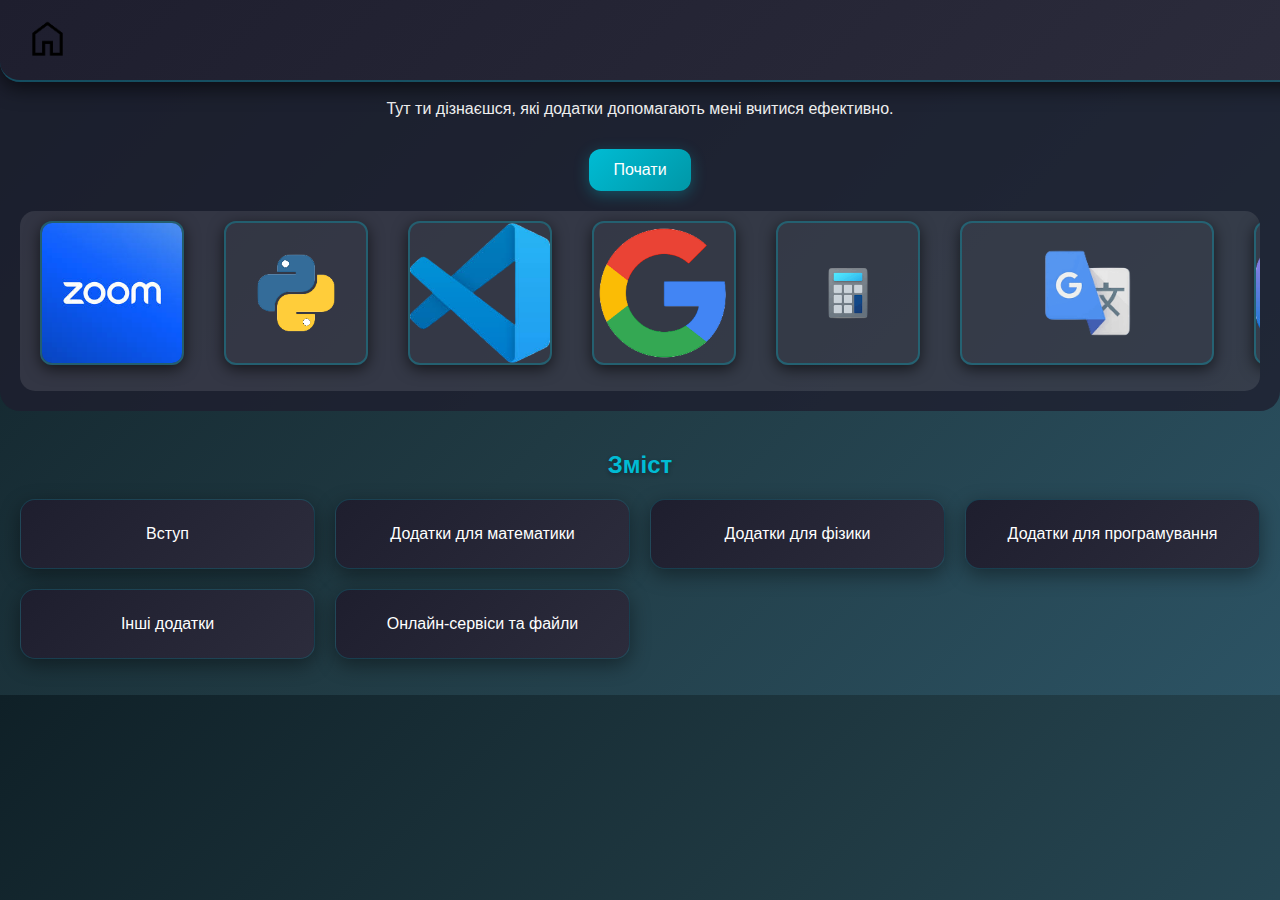
<file: index.html>
<!DOCTYPE html>
<html lang="uk">
<head>
  <meta charset="UTF-8">
  <meta name="viewport" content="width=device-width, initial-scale=1.0">
  <title>Мої навчальні додатки</title>
  <link rel="stylesheet" href="styles/style.css">
</head>
<body>
  <header class="search-header">
    <a href="../index.html" class="logo">
      <img src="images/logo.png" alt="Головна" height="40">
    </a>
  </header>

  <header>
    <h1>Ласкаво просимо у світ моїх навчальних додатків!</h1>
    <p>Тут ти дізнаєшся, які додатки допомагають мені вчитися ефективно.</p>
    <a class="btn" href="pages/2.html">Почати</a>

    <div class="slider">
      <div class="slider-track" id="image-track"></div>
    </div>
  </header>

  <section class="content">
    <h2>Зміст</h2>
    <ul id="page-list"></ul>
  </section>

  <script src="scripts/script.js"></script>
</body>
</html>
</file>
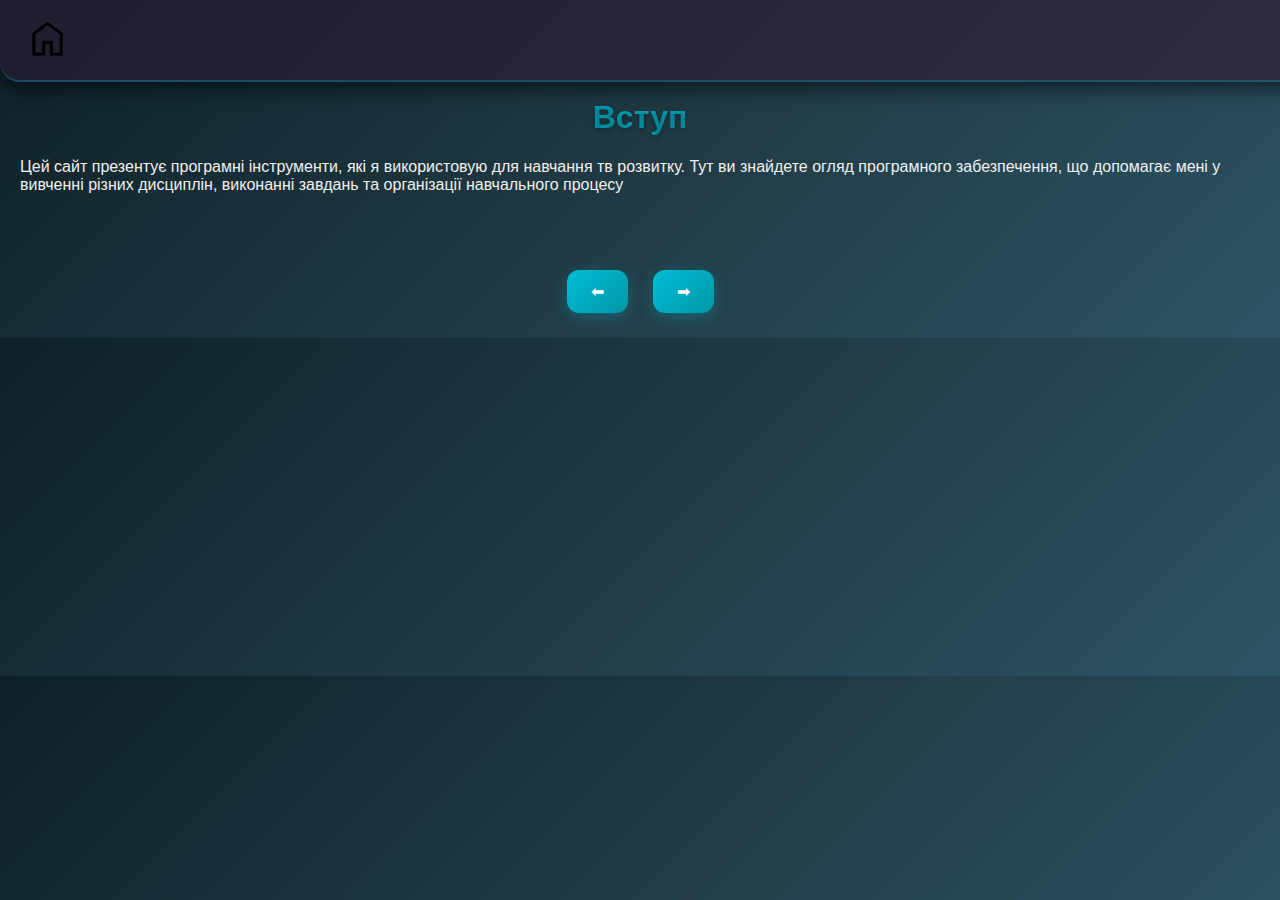
<file: pages/2.html>
<!DOCTYPE html>
<html lang="uk">
<head>
  <meta charset="UTF-8">
  <meta name="viewport" content="width=device-width, initial-scale=1.0">
  <title>Вступ</title>
  <link rel="stylesheet" href="../styles/style.css">
</head>
<body>
  <header class="search-header">
    <a href="../index.html" class="logo">
      <img src="/images/logo.png" alt="Головна" height="40">
    </a>
  </header>

  <header>
    h1>Вступ</h1>
  </header>
  <main class="content">
    <h1>Вступ</h1>
    <p>Цей сайт презентує програмні інструменти, які я використовую для навчання тв розвитку. Тут ви знайдете огляд програмного забезпечення, що допомагає мені у вивченні різних дисциплін, виконанні завдань та організації навчального процесу</p>
  </main>

  <div class="buttons">
    <a class="btn" href="../index.html">⬅</a>
    <a class="btn" href="3.html"> ➡</a>
  </div>
</body>
</html>
</file>
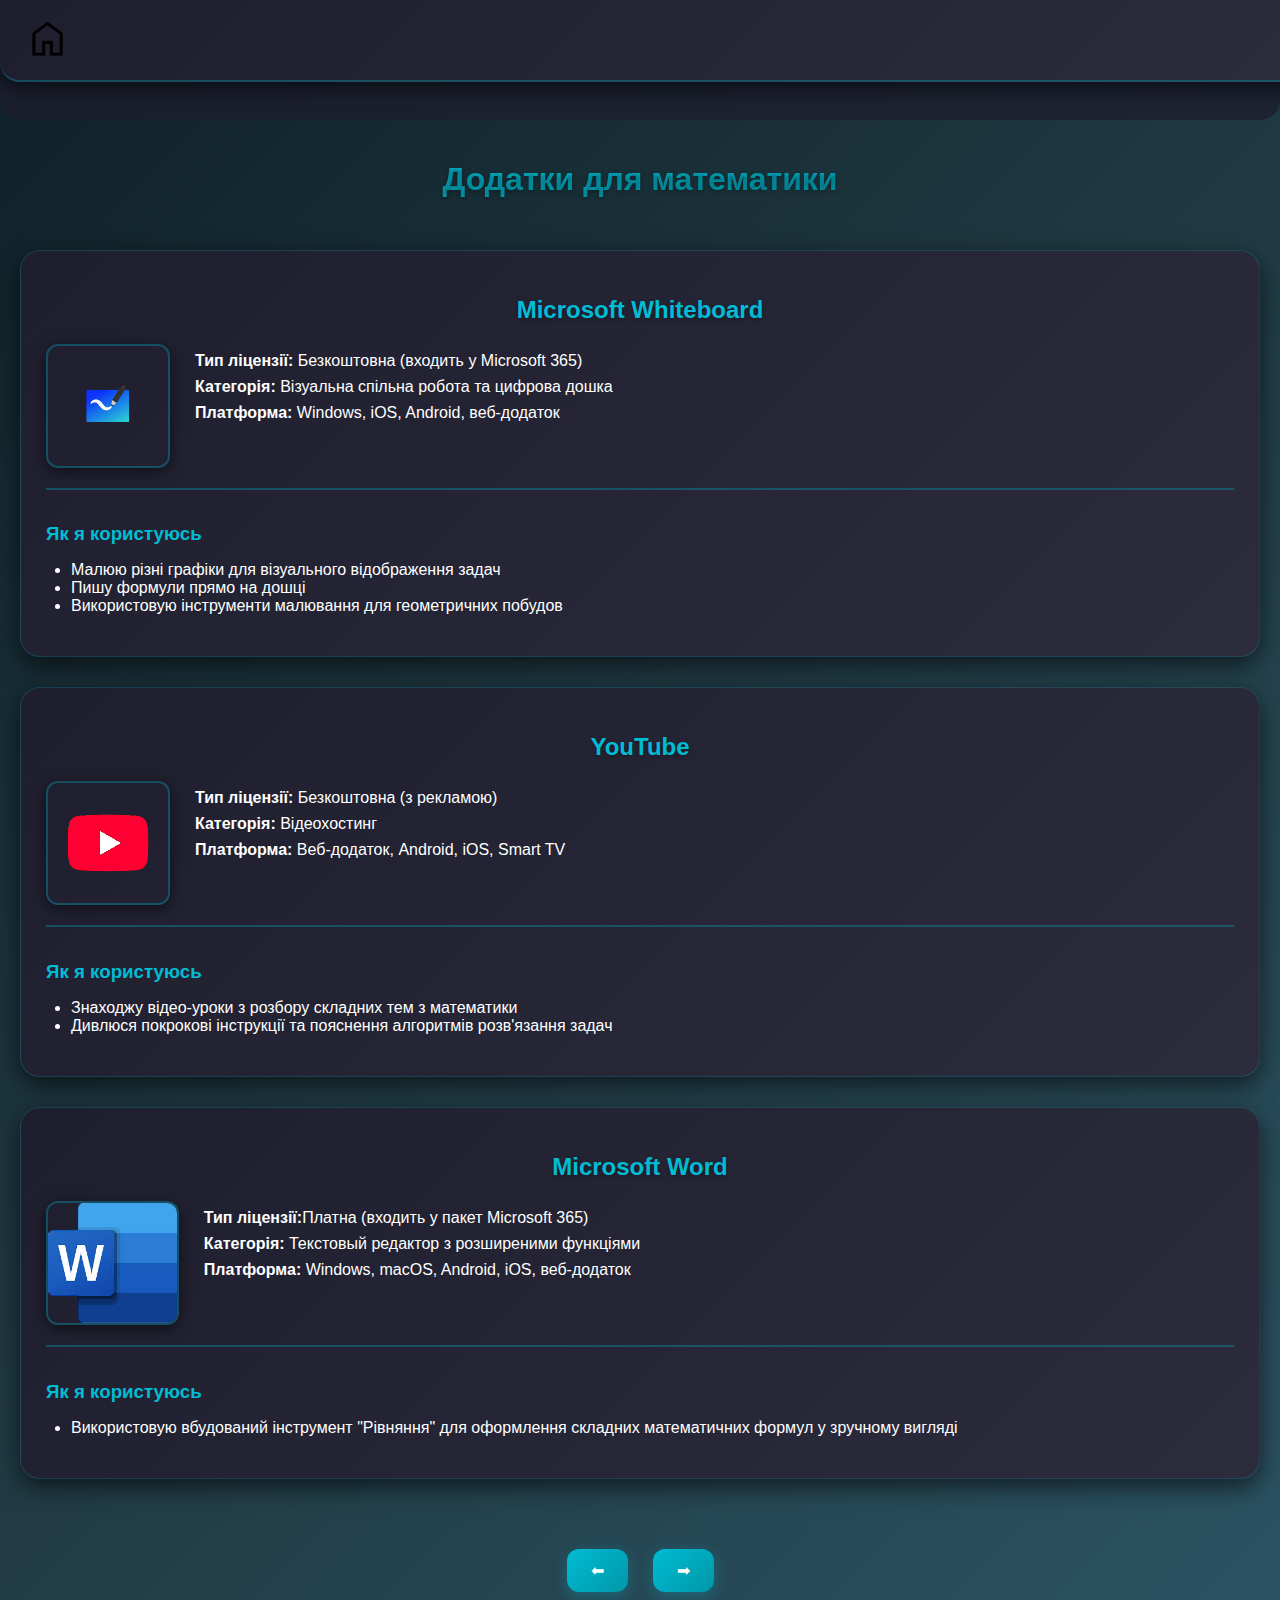
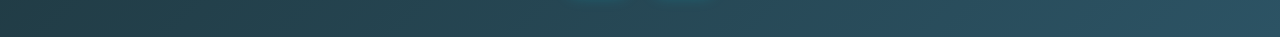
<file: pages/3.html>
<!DOCTYPE html>
<html lang="uk">
<head>
  <meta charset="UTF-8">
  <meta name="viewport" content="width=device-width, initial-scale=1.0">
  <title>Додатки для математики</title>
  <link rel="stylesheet" href="../styles/style.css">
</head>
<body>
  <header class="search-header">
    <a href="../index.html" class="logo">
      <img src="/images/logo.png" alt="Головна" height="40">
    </a>
  </header>

  <header>
    <h1>Додатки для математики</h1>
  </header>

  <main class="apps-container">
    <h1>Додатки для математики</h1>
    <div class="app-card">
      <h2>Microsoft Whiteboard</h2>
      <div class="app-content">
        <img src="../images/app11.png" alt="Microsoft Whiteboard">
        <div class="app-info">
          <p><strong>Тип ліцензії:</strong> Безкоштовна (входить у Microsoft 365)</p>
          <p><strong>Категорія:</strong> Візуальна спільна робота та цифрова дошка</p>
          <p><strong>Платформа:</strong> Windows, iOS, Android, веб-додаток</p>
        </div>
      </div>
      <div class="app-usage">
        <h3>Як я користуюсь</h3>
        <ul>
          <li>Малюю різні графіки для візуального відображення задач</li>
          <li>Пишу формули прямо на дошці</li>
          <li>Використовую інструменти малювання для геометричних побудов</li>
        </ul>
      </div>
    </div>

    <div class="app-card">
      <h2>YouTube</h2>
      <div class="app-content">
        <img src="../images/app9.png" alt="YouTube">
        <div class="app-info">
          <p><strong>Тип ліцензії:</strong> Безкоштовна (з рекламою)</p>
          <p><strong>Категорія:</strong> Відеохостинг</p>
          <p><strong>Платформа:</strong> Веб-додаток, Android, iOS, Smart TV</p>
        </div>
      </div>
      <div class="app-usage">
        <h3>Як я користуюсь</h3>
        <ul>
          <li>Знаходжу відео-уроки з розбору складних тем з математики</li>
          <li>Дивлюся покрокові інструкції та пояснення алгоритмів розв'язання задач</li>
        </ul>
      </div>
    </div>

    <div class="app-card">
      <h2>Microsoft Word</h2>
      <div class="app-content">
        <img src="../images/app12.png" alt="Microsoft Word">
        <div class="app-info">
          <p><strong>Тип ліцензії:</strong>Платна (входить у пакет Microsoft 365)</p>
          <p><strong>Категорія:</strong> Текстовый редактор з розширеними функціями</p>
          <p><strong>Платформа:</strong> Windows, macOS, Android, iOS, веб-додаток</p>
        </div>
      </div>
      <div class="app-usage">
        <h3>Як я користуюсь</h3>
        <ul>
          <li>Використовую вбудований інструмент "Рівняння" для оформлення складних математичних формул у зручному вигляді</li>
      </div>
    </div>


    <div class="buttons">
        <a class="btn" href="2.html">⬅</a>
        <a class="btn" href="4.html">➡</a>
    </div>

  </main>

</body>
</html>
</file>
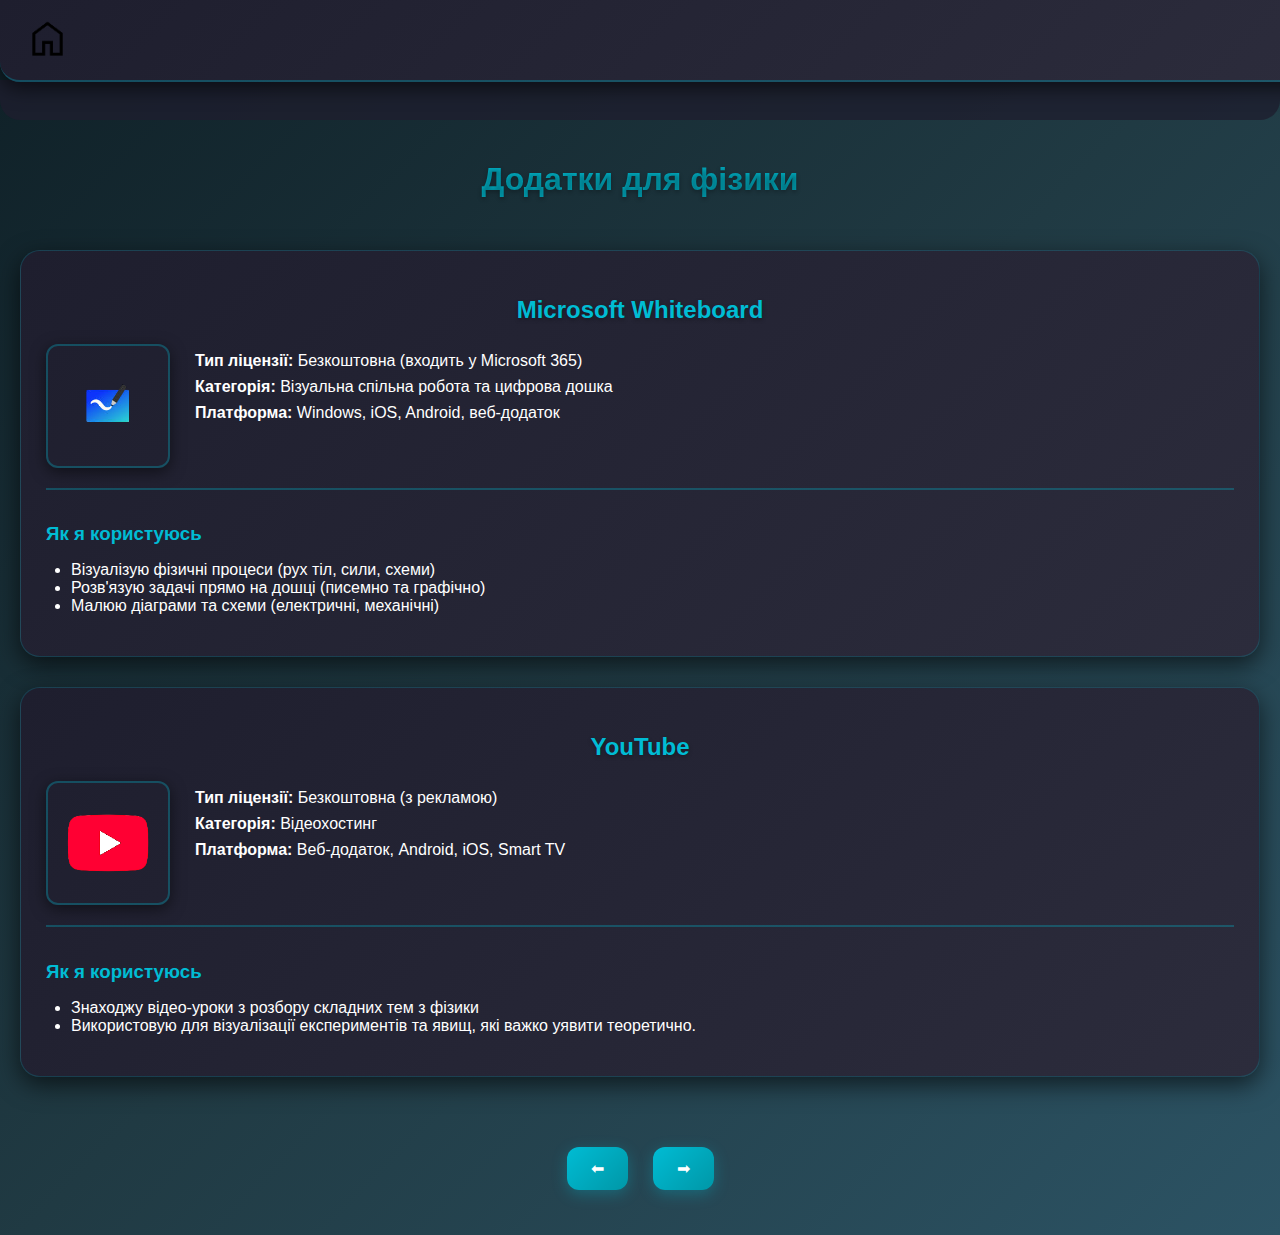
<file: pages/4.html>
<!DOCTYPE html>
<html lang="uk">
<head>
  <meta charset="UTF-8">
  <meta name="viewport" content="width=device-width, initial-scale=1.0">
  <title>Додатки для фізики</title>
  <link rel="stylesheet" href="../styles/style.css">
</head>
<body>
  <header class="search-header">
    <a href="../index.html" class="logo">
      <img src="/images/logo.png" alt="Головна" height="40">
    </a>
  </header>
    <h1>Додатки для фізики</h1>
  <header>
    
  </header>

  <main class="apps-container">
    <h1>Додатки для фізики</h1>
    <div class="app-card">
      <h2>Microsoft Whiteboard</h2>
      <div class="app-content">
        <img src="../images/app11.png" alt="Microsoft Whiteboard">
        <div class="app-info">
          <p><strong>Тип ліцензії:</strong> Безкоштовна (входить у Microsoft 365)</p>
          <p><strong>Категорія:</strong> Візуальна спільна робота та цифрова дошка</p>
          <p><strong>Платформа:</strong> Windows, iOS, Android, веб-додаток</p>
        </div>
      </div>
      <div class="app-usage">
        <h3>Як я користуюсь</h3>
        <ul>
          <li>Візуалізую фізичні процеси (рух тіл, сили, схеми)</li>
          <li>Розв'язую задачі прямо на дошці (писемно та графічно)</li>
          <li>Малюю діаграми та схеми (електричні, механічні)</li>
        </ul>
      </div>
    </div>

    <div class="app-card">
      <h2>YouTube</h2>
      <div class="app-content">
        <img src="../images/app9.png" alt="YouTube">
        <div class="app-info">
          <p><strong>Тип ліцензії:</strong> Безкоштовна (з рекламою)</p>
          <p><strong>Категорія:</strong> Відеохостинг</p>
          <p><strong>Платформа:</strong> Веб-додаток, Android, iOS, Smart TV</p>
        </div>
      </div>
      <div class="app-usage">
        <h3>Як я користуюсь</h3>
        <ul>
          <li>Знаходжу відео-уроки з розбору складних тем з фізики</li>
          <li>Використовую для візуалізації експериментів та явищ, які важко уявити теоретично.</li>
        </ul>
      </div>
    </div>


    <div class="buttons">
        <a class="btn" href="3.html">⬅</a>
        <a class="btn" href="5.html">➡</a>
    </div>

  </main>
</body>
</html>
</file>
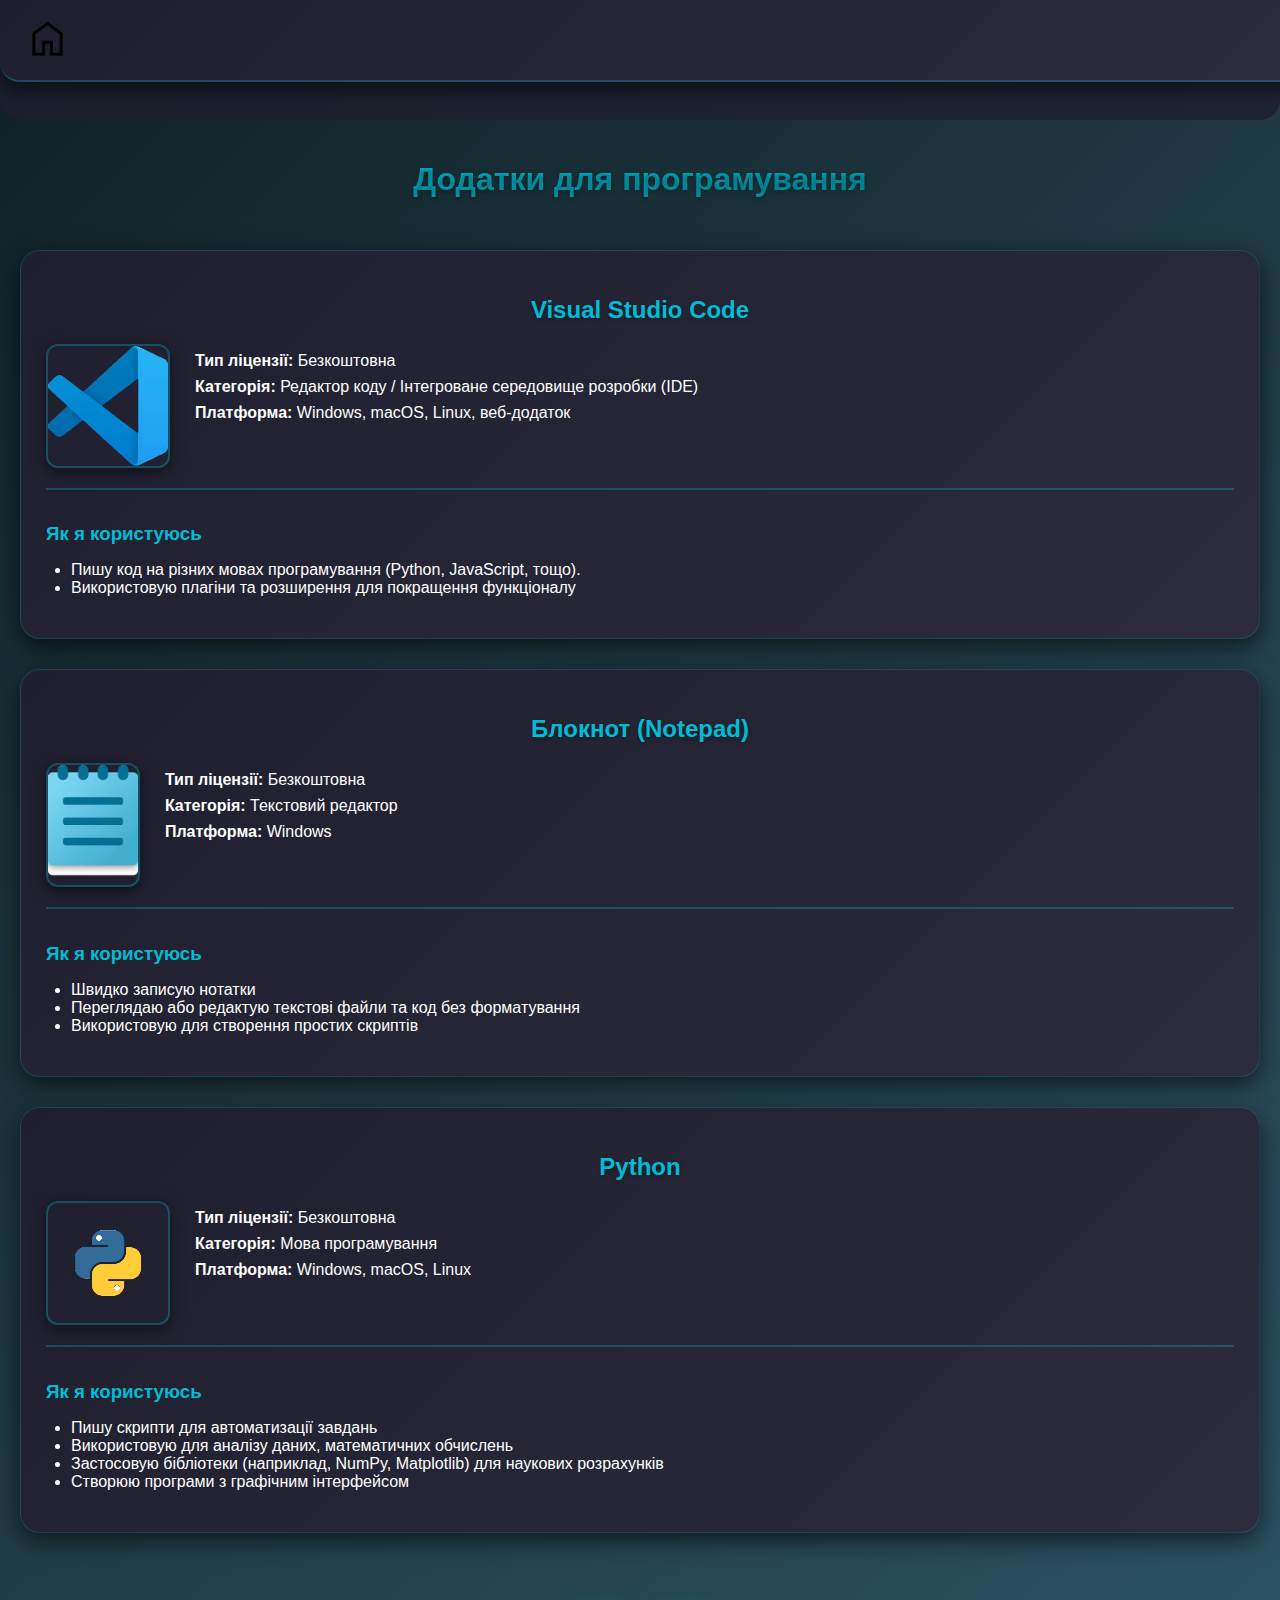
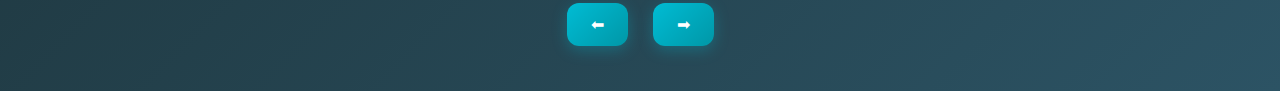
<file: pages/5.html>
<!DOCTYPE html>
<html lang="uk">
<head>
  <meta charset="UTF-8">
  <meta name="viewport" content="width=device-width, initial-scale=1.0">
  <title>Додатки для програмування</title>
  <link rel="stylesheet" href="../styles/style.css">
</head>
<body>
  <header class="search-header">
    <a href="../index.html" class="logo">
      <img src="/images/logo.png" alt="Головна" height="40">
    </a>
  </header>

  <header>
    <h1>Додатки для програмування</h1>
  </header>

  <main class="apps-container">
    <h1>Додатки для програмування</h1>
    <div class="app-card">
      <h2>Visual Studio Code</h2>
      <div class="app-content">
        <img src="../images/app3.png" alt="Visual Studio Code">
        <div class="app-info">
          <p><strong>Тип ліцензії:</strong> Безкоштовна</p>
          <p><strong>Категорія:</strong> Редактор коду / Інтегроване середовище розробки (IDE)</p>
          <p><strong>Платформа:</strong> Windows, macOS, Linux, веб-додаток</p>
        </div>
      </div>
      <div class="app-usage">
        <h3>Як я користуюсь</h3>
        <ul>
          <li>Пишу код на різних мовах програмування (Python, JavaScript, тощо).</li>
          <li>Використовую плагіни та розширення для покращення функціоналу</li>
        </ul>
      </div>
    </div>

    <div class="app-card">
      <h2>Блокнот (Notepad)</h2>
      <div class="app-content">
        <img src="../images/app15.png" alt="Notepad">
        <div class="app-info">
          <p><strong>Тип ліцензії:</strong> Безкоштовна</p>
          <p><strong>Категорія:</strong> Текстовий редактор</p>
          <p><strong>Платформа:</strong> Windows</p>
        </div>
      </div>
      <div class="app-usage">
        <h3>Як я користуюсь</h3>
        <ul>
          <li>Швидко записую нотатки</li>
          <li>Переглядаю або редактую текстові файли та код без форматування</li>
          <li>Використовую для створення простих скриптів</li>
        </ul>
      </div>
    </div>

    <div class="app-card">
      <h2>Python</h2>
      <div class="app-content">
        <img src="../images/app2.png" alt="Python">
        <div class="app-info">
          <p><strong>Тип ліцензії:</strong> Безкоштовна</p>
          <p><strong>Категорія:</strong> Мова програмування</p>
          <p><strong>Платформа:</strong> Windows, macOS, Linux</p>
        </div>
      </div>
      <div class="app-usage">
        <h3>Як я користуюсь</h3>
        <ul>
          <li>Пишу скрипти для автоматизації завдань</li>
          <li>Використовую для аналізу даних, математичних обчислень</li>
          <li>Застосовую бібліотеки (наприклад, NumPy, Matplotlib) для наукових розрахунків</li>
          <li>Створюю програми з графічним інтерфейсом </li>
        </ul>
      </div>
    </div>


    <div class="buttons">
        <a class="btn" href="4.html">⬅</a>
        <a class="btn" href="6.html">➡</a>
    </div>

  </main>
</body>
</html>
</file>
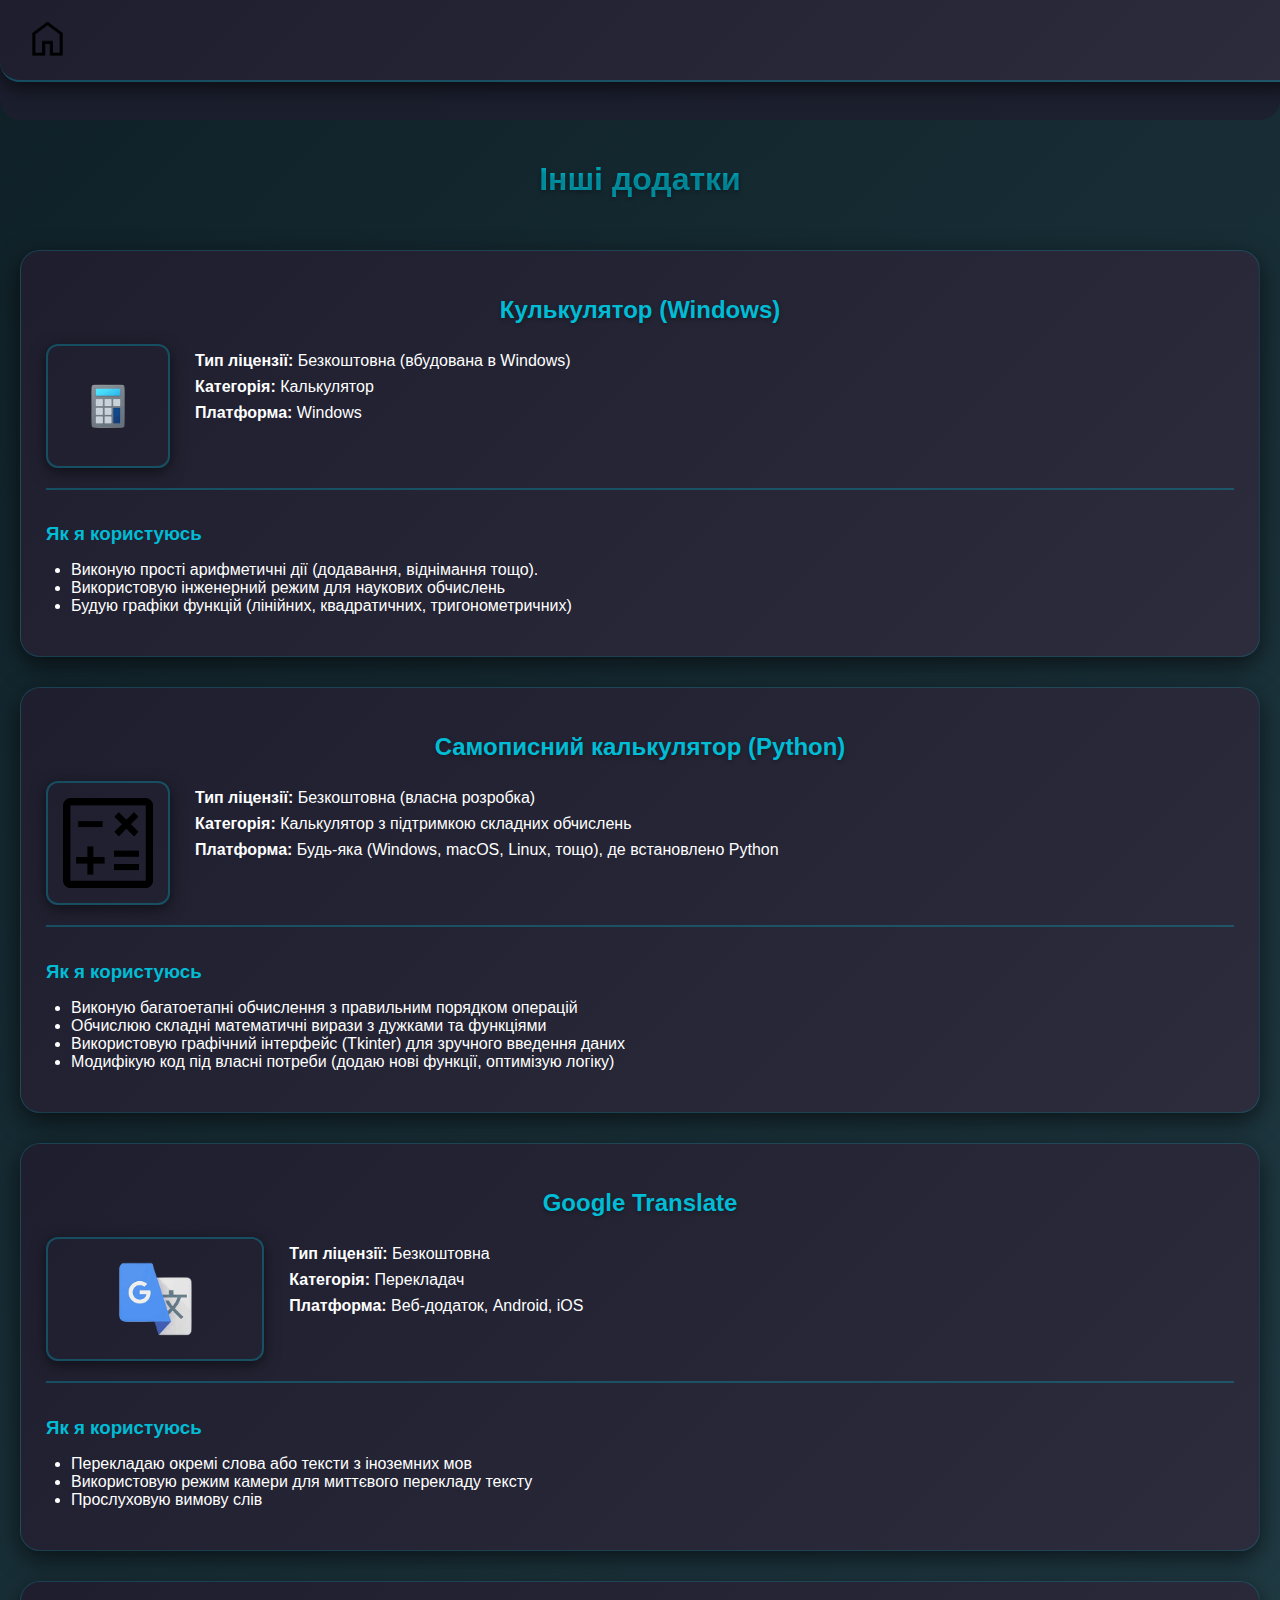
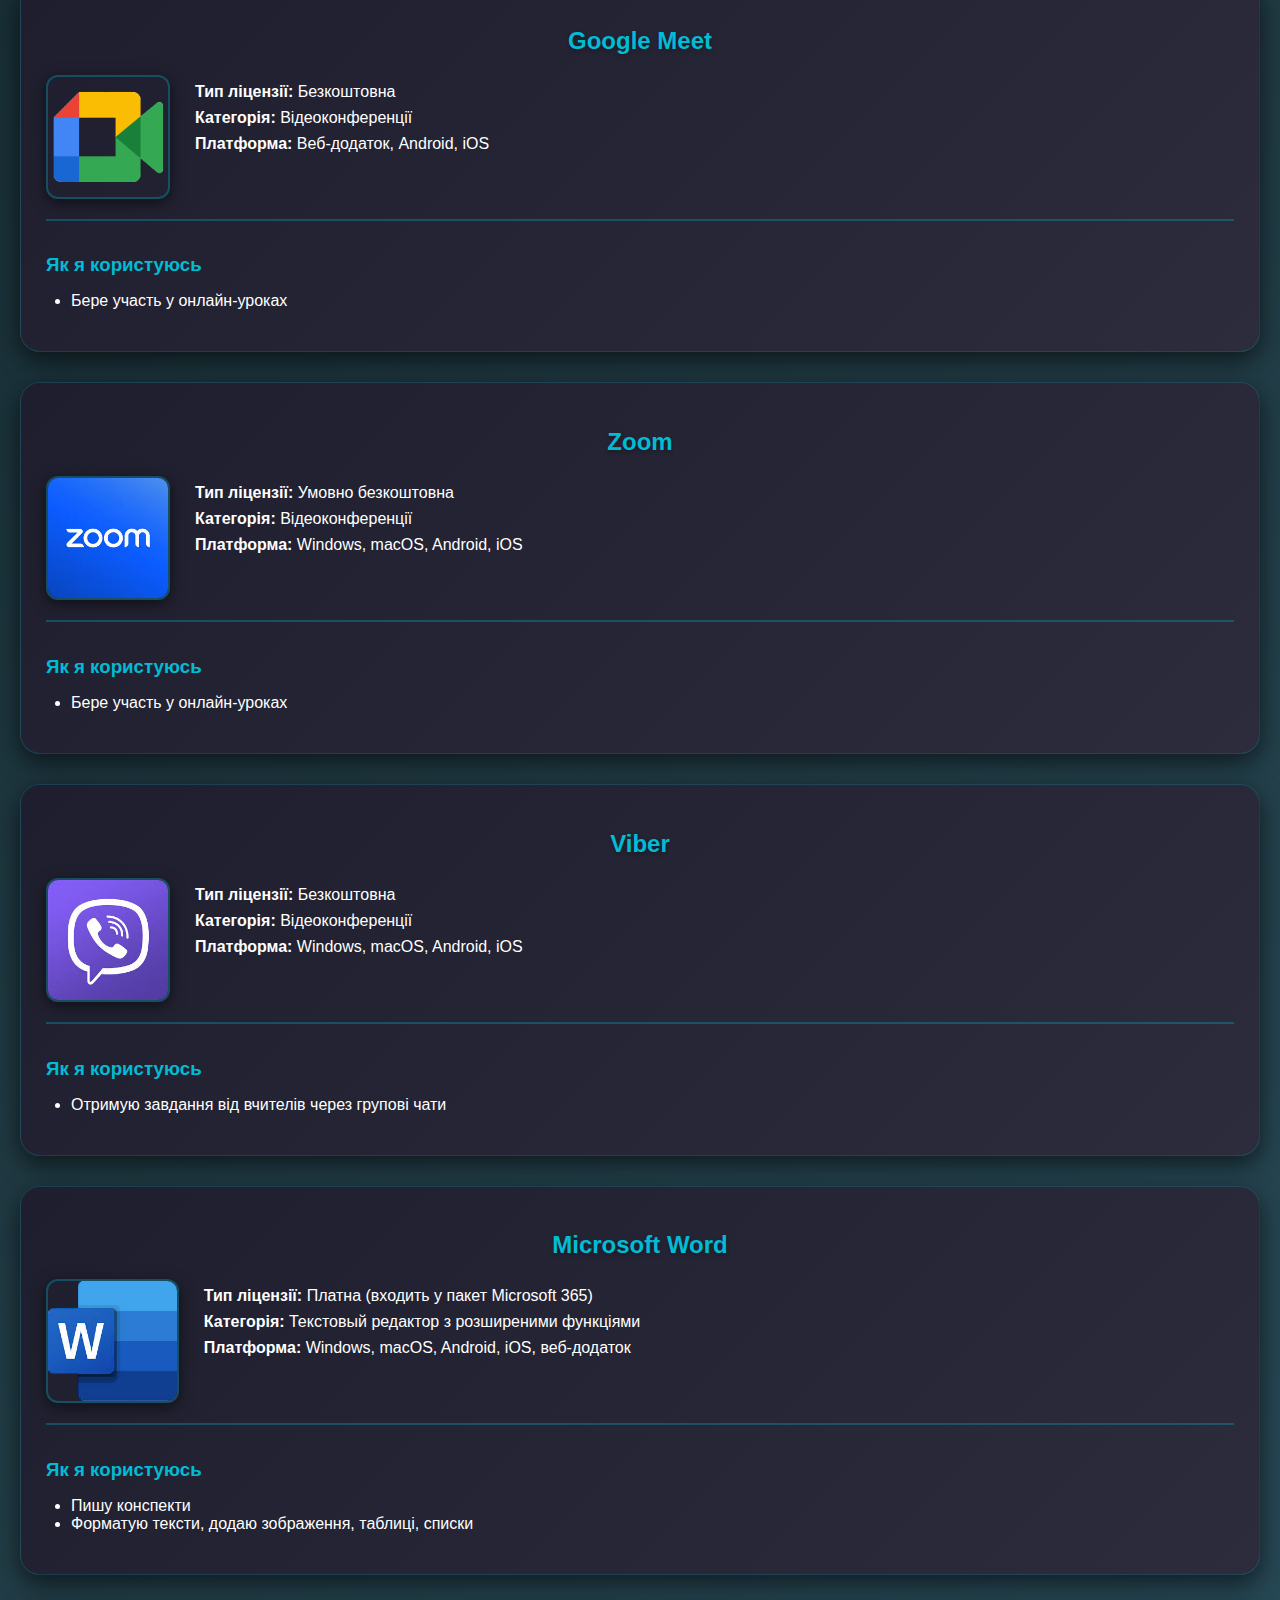
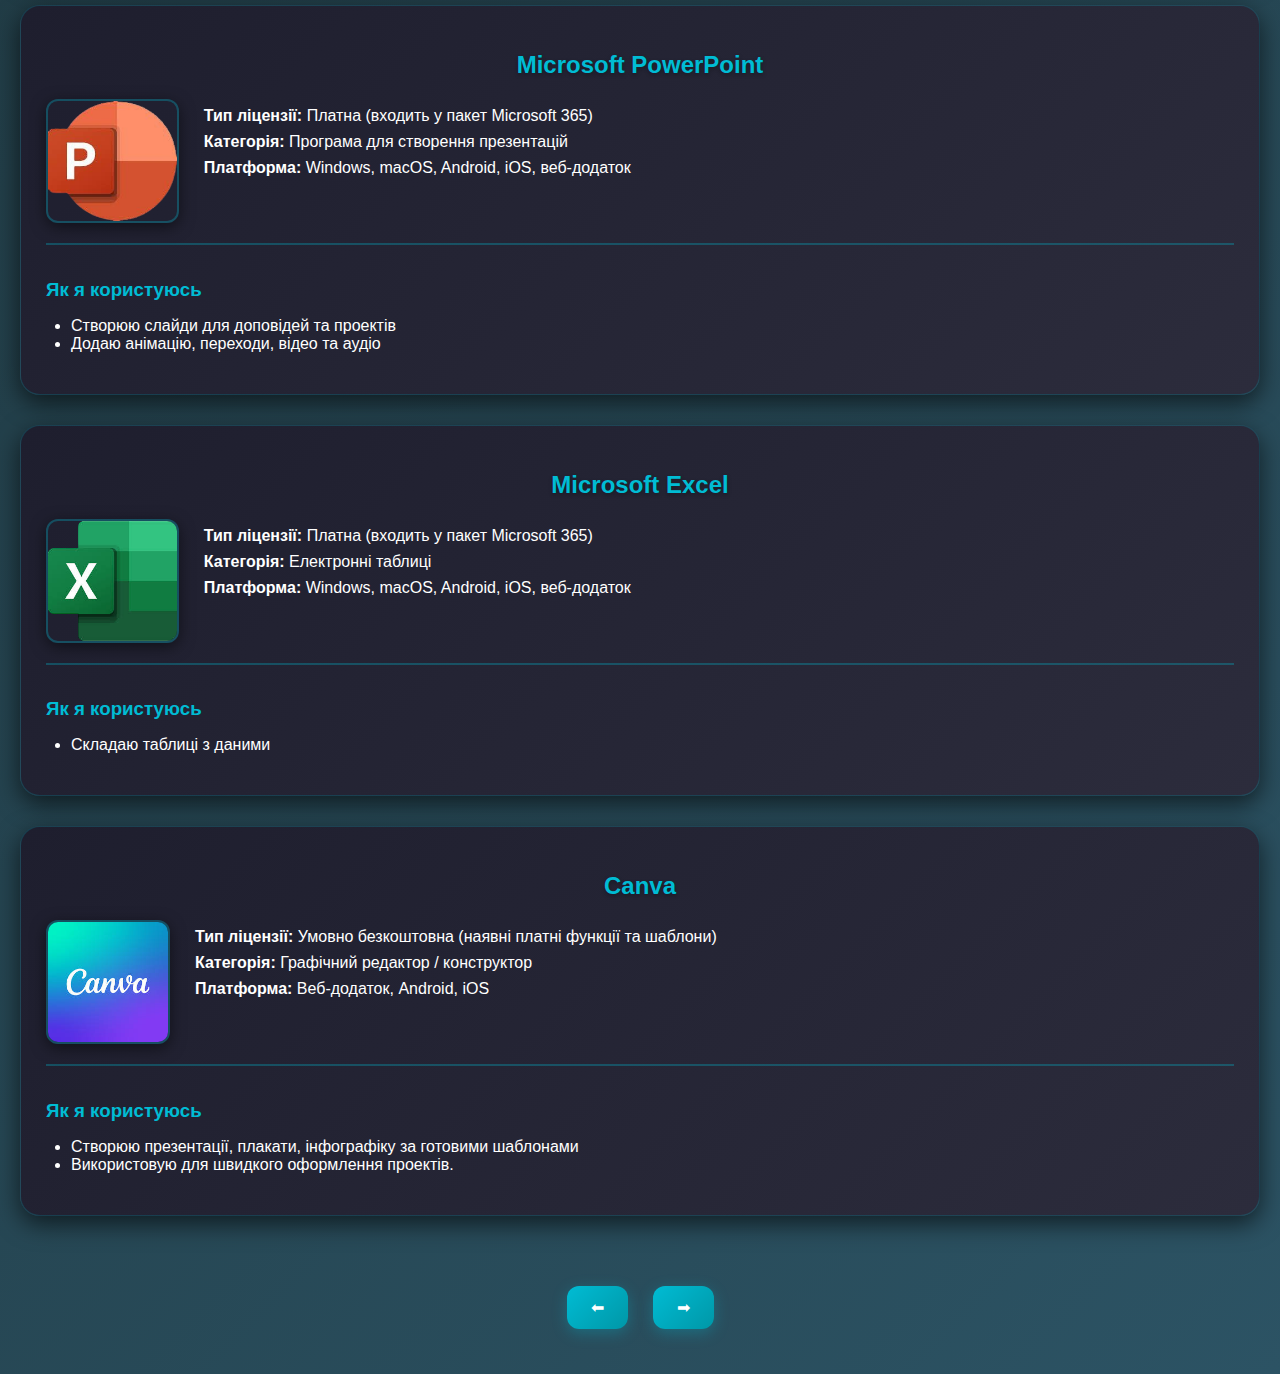
<file: pages/6.html>
<!DOCTYPE html>
<html lang="uk">
<head>
  <meta charset="UTF-8">
  <meta name="viewport" content="width=device-width, initial-scale=1.0">
  <title>Інші додатки</title>
  <link rel="stylesheet" href="../styles/style.css">
</head>
<body>
  <header class="search-header">
    <a href="../index.html" class="logo">
      <img src="/images/logo.png" alt="Головна" height="40">
    </a>
  </header>

  <header>
    <h1>Інші додатки</h1>
  </header>

  <main class="apps-container">
    <h1>Інші додатки</h1>
    <div class="app-card">
      <h2>Кулькулятор (Windows)</h2>
      <div class="app-content">
        <img src="../images/app5.png" alt="Кулькулятор (Windows)">
        <div class="app-info">
          <p><strong>Тип ліцензії:</strong> Безкоштовна (вбудована в Windows)</p>
          <p><strong>Категорія:</strong> Калькулятор</p>
          <p><strong>Платформа:</strong> Windows</p>
        </div>
      </div>
      <div class="app-usage">
        <h3>Як я користуюсь</h3>
        <ul>
          <li>Виконую прості арифметичні дії (додавання, віднімання тощо).</li>
          <li>Використовую інженерний режим для наукових обчислень</li>
          <li>Будую графіки функцій (лінійних, квадратичних, тригонометричних)</li>
        </ul>
      </div>
    </div>

    <div class="app-card">
      <h2>Самописний калькулятор (Python)</h2>
      <div class="app-content">
        <img src="../images/app16.png" alt="Самописний калькулятор (Python)">
        <div class="app-info">
          <p><strong>Тип ліцензії:</strong> Безкоштовна (власна розробка)</p>
          <p><strong>Категорія:</strong> Калькулятор з підтримкою складних обчислень</p>
          <p><strong>Платформа:</strong> Будь-яка (Windows, macOS, Linux, тощо), де встановлено Python</p>
        </div>
      </div>
      <div class="app-usage">
        <h3>Як я користуюсь</h3>
        <ul>
          <li>Виконую багатоетапні обчислення з правильним порядком операцій</li>
          <li>Обчислюю складні математичні вирази з дужками та функціями</li>
          <li>Використовую графічний інтерфейс (Tkinter) для зручного введення даних</li>
          <li>Модифікую код під власні потреби (додаю нові функції, оптимізую логіку)</li>
        </ul>
      </div>
    </div>

    <div class="app-card">
      <h2>Google Translate</h2>
      <div class="app-content">
        <img src="../images/app6.png" alt="Google Translate">
        <div class="app-info">
          <p><strong>Тип ліцензії:</strong> Безкоштовна</p>
          <p><strong>Категорія:</strong> Перекладач</p>
          <p><strong>Платформа:</strong> Веб-додаток, Android, iOS</p>
        </div>
      </div>
      <div class="app-usage">
        <h3>Як я користуюсь</h3>
        <ul>
          <li>Перекладаю окремі слова або тексти з іноземних мов</li>
          <li>Використовую режим камери для миттєвого перекладу тексту</li>
          <li>Прослуховую вимову слів</li>
        </ul>
      </div>
    </div>

    <div class="app-card">
      <h2>Google Meet</h2>
      <div class="app-content">
        <img src="../images/app8.png" alt="Google Meet">
        <div class="app-info">
          <p><strong>Тип ліцензії:</strong> Безкоштовна</p>
          <p><strong>Категорія:</strong> Відеоконференції</p>
          <p><strong>Платформа:</strong> Веб-додаток, Android, iOS</p>
        </div>
      </div>
      <div class="app-usage">
        <h3>Як я користуюсь</h3>
        <ul>
          <li>Бере участь у онлайн-уроках</li>
        </ul>
      </div>
    </div>

    <div class="app-card">
      <h2>Zoom</h2>
      <div class="app-content">
        <img src="../images/app1.png" alt="Zoom">
        <div class="app-info">
          <p><strong>Тип ліцензії:</strong> Умовно безкоштовна</p>
          <p><strong>Категорія:</strong> Відеоконференції</p>
          <p><strong>Платформа:</strong> Windows, macOS, Android, iOS</p>
        </div>
      </div>
      <div class="app-usage">
        <h3>Як я користуюсь</h3>
        <ul>
          <li>Бере участь у онлайн-уроках</li>
        </ul>
      </div>
    </div>

    <div class="app-card">
      <h2>Viber</h2>
      <div class="app-content">
        <img src="../images/app17.png" alt="Viber">
        <div class="app-info">
          <p><strong>Тип ліцензії:</strong> Безкоштовна</p>
          <p><strong>Категорія:</strong> Відеоконференції</p>
          <p><strong>Платформа:</strong> Windows, macOS, Android, iOS</p>
        </div>
      </div>
      <div class="app-usage">
        <h3>Як я користуюсь</h3>
        <ul>
          <li>Отримую завдання від вчителів через групові чати</li>
        </ul>
      </div>
    </div>

    <div class="app-card">
      <h2>Microsoft Word</h2>
      <div class="app-content">
        <img src="../images/app12.png" alt="Microsoft Word">
        <div class="app-info">
          <p><strong>Тип ліцензії:</strong> Платна (входить у пакет Microsoft 365)</p>
          <p><strong>Категорія:</strong> Текстовый редактор з розширеними функціями</p>
          <p><strong>Платформа:</strong> Windows, macOS, Android, iOS, веб-додаток</p>
        </div>
      </div>
      <div class="app-usage">
        <h3>Як я користуюсь</h3>
        <ul>
          <li>Пишу конспекти</li>
          <li>Форматую тексти, додаю зображення, таблиці, списки</li>
        </ul>
      </div>
    </div>

    <div class="app-card">
      <h2>Microsoft PowerPoint</h2>
      <div class="app-content">
        <img src="../images/app14.png" alt="Microsoft PowerPoint">
        <div class="app-info">
          <p><strong>Тип ліцензії:</strong> Платна (входить у пакет Microsoft 365)</p>
          <p><strong>Категорія:</strong> Програма для створення презентацій</p>
          <p><strong>Платформа:</strong> Windows, macOS, Android, iOS, веб-додаток</p>
        </div>
      </div>
      <div class="app-usage">
        <h3>Як я користуюсь</h3>
        <ul>
          <li>Створюю слайди для доповідей та проектів</li>
          <li>Додаю анімацію, переходи, відео та аудіо</li>
        </ul>
      </div>
    </div>

    <div class="app-card">
      <h2>Microsoft Excel</h2>
      <div class="app-content">
        <img src="../images/app13.png" alt="Microsoft Excel">
        <div class="app-info">
          <p><strong>Тип ліцензії:</strong> Платна (входить у пакет Microsoft 365)</p>
          <p><strong>Категорія:</strong> Електронні таблиці</p>
          <p><strong>Платформа:</strong> Windows, macOS, Android, iOS, веб-додаток</p>
        </div>
      </div>
      <div class="app-usage">
        <h3>Як я користуюсь</h3>
        <ul>
          <li>Складаю таблиці з даними</li>
        </ul>
      </div>
    </div>

    <div class="app-card">
      <h2>Canva</h2>
      <div class="app-content">
        <img src="../images/app10.png" alt="Canva">
        <div class="app-info">
          <p><strong>Тип ліцензії:</strong> Умовно безкоштовна (наявні платні функції та шаблони)</p>
          <p><strong>Категорія:</strong> Графічний редактор / конструктор</p>
          <p><strong>Платформа:</strong> Веб-додаток, Android, iOS</p>
        </div>
      </div>
      <div class="app-usage">
        <h3>Як я користуюсь</h3>
        <ul>
          <li>Створюю презентації, плакати, інфографіку за готовими шаблонами</li>
          <li>Використовую для швидкого оформлення проектів.</li>
        </ul>
      </div>
    </div>

    <div class="buttons">
        <a class="btn" href="5.html">⬅</a>
        <a class="btn" href="7.html">➡</a>
    </div>

  </main>
</body>

</html>
</file>
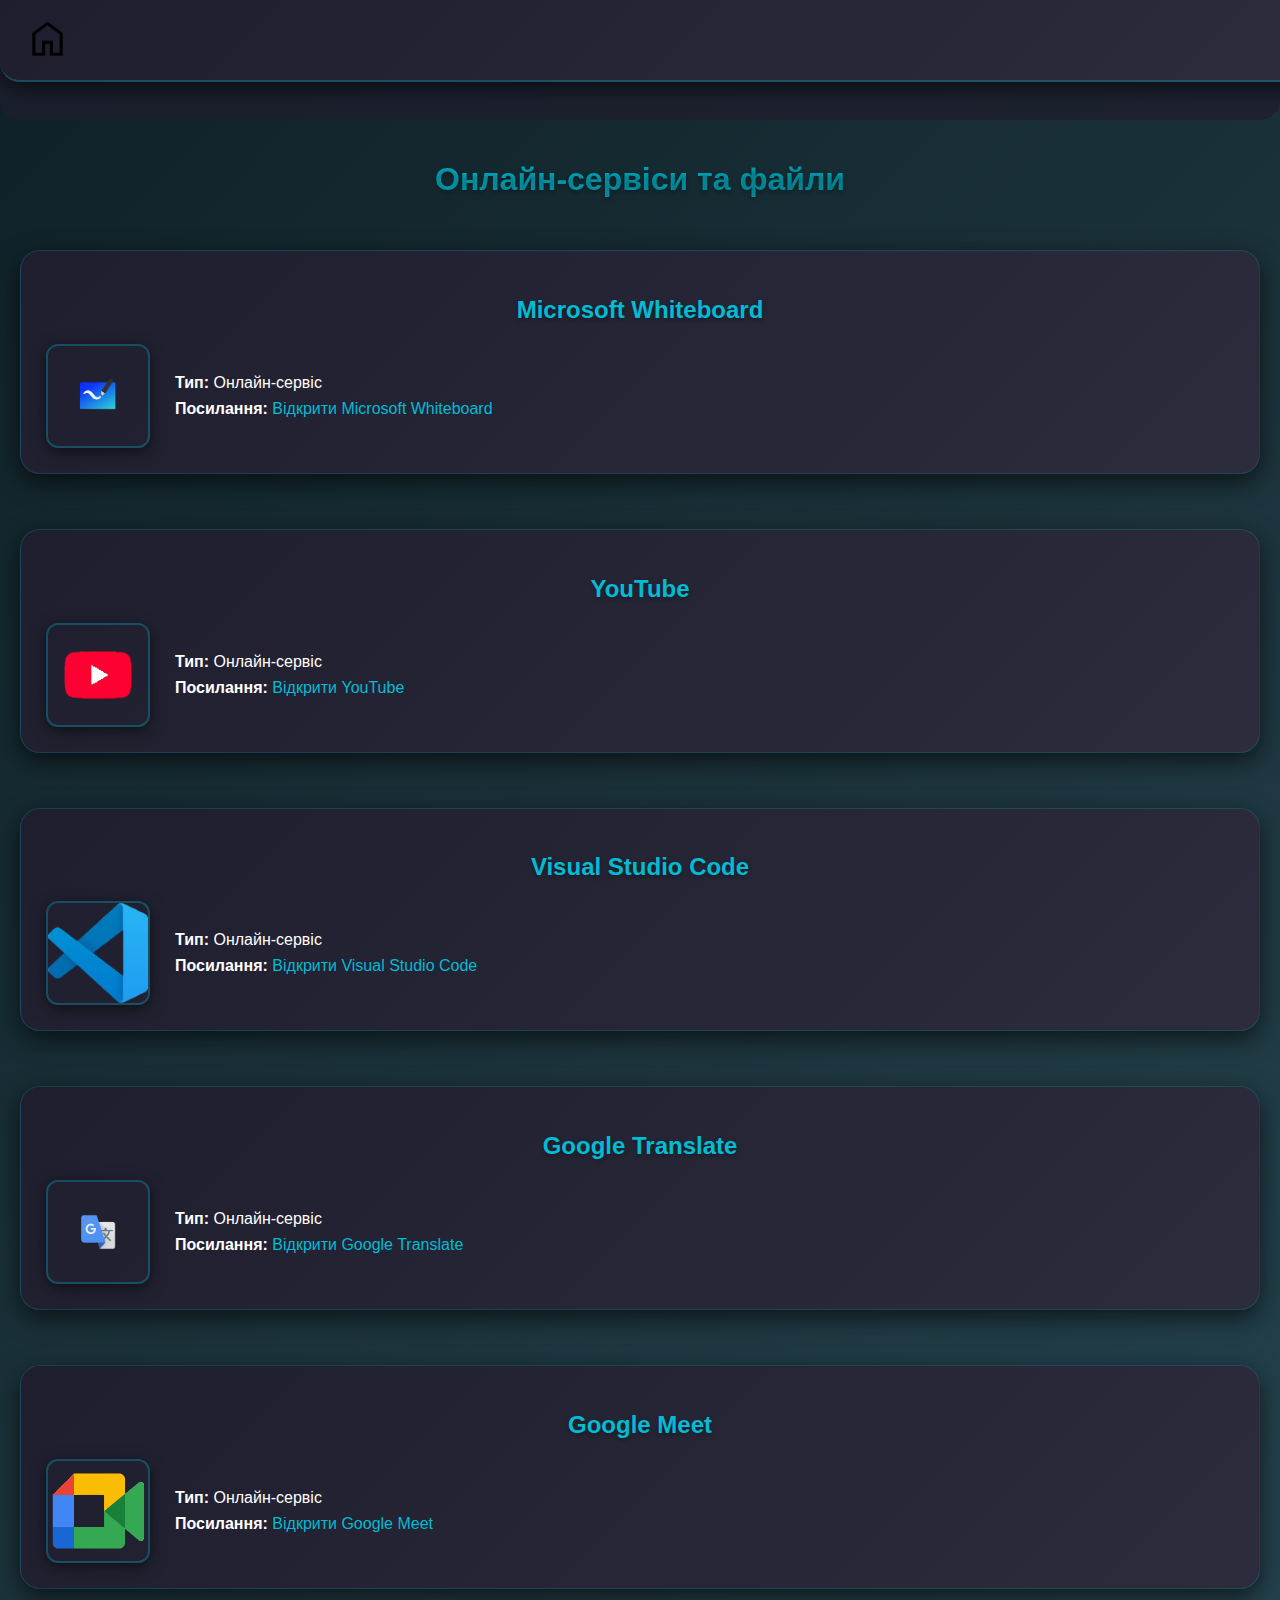
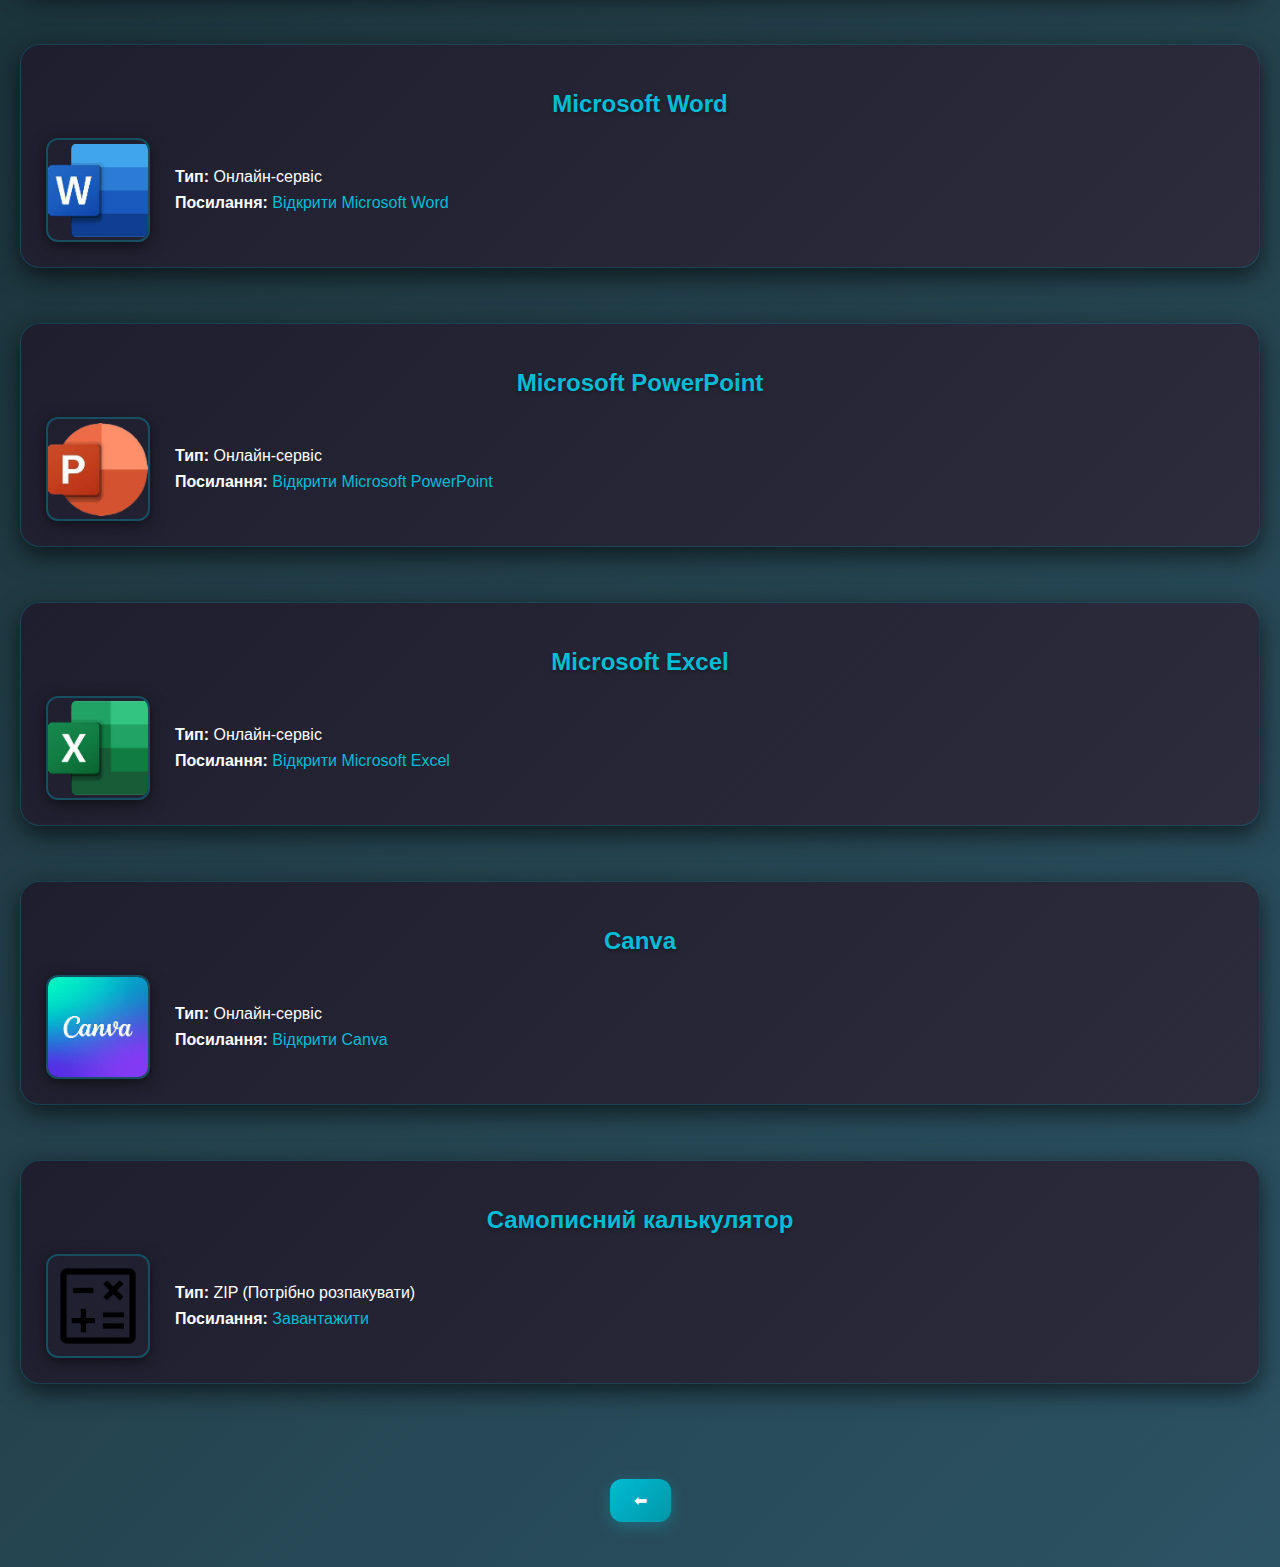
<file: pages/7.html>
<!DOCTYPE html>
<html lang="uk">
<head>
  <meta charset="UTF-8">
  <meta name="viewport" content="width=device-width, initial-scale=1.0">
  <title>Онлайн-сервіси та файли</title>
  <link rel="stylesheet" href="../styles/style.css">
</head>
<body>
  <header class="search-header">
    <a href="../index.html" class="logo">
      <img src="/images/logo.png" alt="Головна" height="40">
    </a>
  </header>

  <header>
    <h1>Онлайн-сервіси та файли</h1>
  </header>

  <main class="apps-container">
    <h1>Онлайн-сервіси та файли</h1>
    <div class="file-card">
      <h2>Microsoft Whiteboard</h2>
      <div class="file-content">
        <img src="../images/app11.png" alt="Microsoft Whiteboard">
        <div class="file-info">
          <p><strong>Тип:</strong> Онлайн-сервіс</p>
          <p><strong>Посилання:</strong> <a href="https://whiteboard.cloud.microsoft/" target="_blank">Відкрити Microsoft Whiteboard</a></p>
        </div>
      </div>
    </div>

    <div class="file-card">
      <h2>YouTube</h2>
      <div class="file-content">
        <img src="../images/app9.png" alt="YouTube">
        <div class="file-info">
          <p><strong>Тип:</strong> Онлайн-сервіс</p>
          <p><strong>Посилання:</strong> <a href="https://www.youtube.com/?app=desktop&gl=UA&hl=uk/" target="_blank">Відкрити YouTube</a></p>
        </div>
      </div>
    </div>

    <div class="file-card">
      <h2>Visual Studio Code</h2>
      <div class="file-content">
        <img src="../images/app3.png" alt="Visual Studio Code">
        <div class="file-info">
          <p><strong>Тип:</strong> Онлайн-сервіс</p>
          <p><strong>Посилання:</strong> <a href="https://vscode.dev/?vscode-lang=uk" target="_blank">Відкрити Visual Studio Code</a></p>
        </div>
      </div>
    </div>

    <div class="file-card">
      <h2>Google Translate</h2>
      <div class="file-content">
        <img src="../images/app6.png" alt="Google Translate">
        <div class="file-info">
          <p><strong>Тип:</strong> Онлайн-сервіс</p>
          <p><strong>Посилання:</strong> <a href="https://translate.google.com.ua/" target="_blank">Відкрити Google Translate</a></p>
        </div>
      </div>
    </div>

    <div class="file-card">
      <h2>Google Meet</h2>
      <div class="file-content">
        <img src="../images/app8.png" alt="Google Meet">
        <div class="file-info">
          <p><strong>Тип:</strong> Онлайн-сервіс</p>
          <p><strong>Посилання:</strong> <a href="https://meet.google.com/landing" target="_blank">Відкрити Google Meet</a></p>
        </div>
      </div>
    </div>

    <div class="file-card">
      <h2>Microsoft Word</h2>
      <div class="file-content">
        <img src="../images/app12.png" alt="Microsoft Word">
        <div class="file-info">
          <p><strong>Тип:</strong> Онлайн-сервіс</p>
          <p><strong>Посилання:</strong> <a href="https://word.cloud.microsoft/uk-ua/" target="_blank">Відкрити Microsoft Word</a></p>
        </div>
      </div>
    </div>

    <div class="file-card">
      <h2>Microsoft PowerPoint</h2>
      <div class="file-content">
        <img src="../images/app14.png" alt="Microsoft PowerPoint">
        <div class="file-info">
          <p><strong>Тип:</strong> Онлайн-сервіс</p>
          <p><strong>Посилання:</strong> <a href="https://powerpoint.cloud.microsoft/uk-ua/" target="_blank">Відкрити Microsoft PowerPoint</a></p>
        </div>
      </div>
    </div>

    <div class="file-card">
      <h2>Microsoft Excel</h2>
      <div class="file-content">
        <img src="../images/app13.png" alt="Microsoft Excel">
        <div class="file-info">
          <p><strong>Тип:</strong> Онлайн-сервіс</p>
          <p><strong>Посилання:</strong> <a href="https://excel.cloud.microsoft/uk-ua/" target="_blank">Відкрити Microsoft Excel</a></p>
        </div>
      </div>
    </div>

    <div class="file-card">
      <h2>Canva</h2>
      <div class="file-content">
        <img src="../images/app10.png" alt="Canva">
        <div class="file-info">
          <p><strong>Тип:</strong> Онлайн-сервіс</p>
          <p><strong>Посилання:</strong> <a href="https://www.canva.com/" target="_blank">Відкрити Canva</a></p>
        </div>
      </div>
    </div>

    <div class="file-card">
      <h2>Самописний калькулятор</h2>
      <div class="file-content">
        <img src="../images/app16.png" alt="Файл">
        <div class="file-info">
          <p><strong>Тип:</strong> ZIP (Потрібно розпакувати)</p>
          <p><strong>Посилання:</strong> <a href="../files/Calculator.zip" target="_blank">Завантажити</a></p>
        </div>
      </div>
    </div>

    <div class="buttons">
        <a class="btn" href="6.html">⬅</a>
    </div>

  </main>
</body>
</html>
</file>
<file: styles/style.css>
body {
  margin: 0;
  font-family: Arial, sans-serif;
  background: linear-gradient(135deg, #0f2027, #203a43, #2c5364);
  color: #f0f0f0;
}

h1 {
    text-align: center;
    background: linear-gradient(90deg, #00bcd4, #0097a7);
    -webkit-background-clip: text;
    -webkit-text-fill-color: transparent;
    text-shadow: 0 2px 4px rgba(0,0,0,0.3);
}

header {
  text-align: center;
  padding: 20px;
  position: relative;
  overflow: hidden;
  background: rgba(30, 30, 46, 0.8);
  border-radius: 0 0 20px 20px;
}

.btn {
  display: inline-block;
  padding: 12px 24px;
  margin-top: 15px;
  background: linear-gradient(135deg, #00bcd4, #0097a7);
  color: #fff;
  text-decoration: none;
  border-radius: 12px;
  transition: all 0.3s;
  box-shadow: 0 4px 15px rgba(0, 188, 212, 0.3);
}

.btn:hover {
  background: linear-gradient(135deg, #0097a7, #00838f);
  transform: translateY(-2px);
  box-shadow: 0 6px 20px rgba(0, 188, 212, 0.4);
}

.slider {
  width: 100%;
  overflow: hidden;
  position: relative;
  height: 160px;
  margin-top: 20px;
  background: rgba(255, 255, 255, 0.1);
  border-radius: 15px;
  padding: 10px 0;
}

.slider-track {
  display: flex;
  width: max-content;
  animation: scroll 60s linear infinite;
}

.slider img {
  height: 140px;
  width: auto;
  margin: 0 20px;
  border-radius: 12px;
  box-shadow: 0 4px 15px rgba(0, 0, 0, 0.6);
  flex-shrink: 0;
  object-fit: contain;
  border: 2px solid rgba(0, 188, 212, 0.3);
}

@keyframes scroll {
  from {
    transform: translateX(0);
  }
  to {
    transform: translateX(-100%);
  }
}

.content {
  padding: 20px;
}

h2 {
  text-align: center;
  color: #00bcd4;
  text-shadow: 0 2px 4px rgba(0,0,0,0.3);
}

#page-list {
  display: grid;
  grid-template-columns: repeat(auto-fit, minmax(250px, 1fr));
  gap: 20px;
  list-style: none;
  padding: 0;
}

#page-list li a {
  display: block;
  padding: 25px;
  background: linear-gradient(135deg, #1e1e2e, #2c2c3c);
  border-radius: 15px;
  text-decoration: none;
  color: #fff;
  text-align: center;
  transition: all 0.3s;
  box-shadow: 0 6px 20px rgba(0, 0, 0, 0.4);
  border: 1px solid rgba(0, 188, 212, 0.2);
}

#page-list li a:hover {
  background: linear-gradient(135deg, #2c2c3c, #3c3c4c);
  transform: translateY(-5px) scale(1.05);
  box-shadow: 0 12px 30px rgba(0, 188, 212, 0.3);
}

.apps-container {
  display: flex;
  flex-direction: column;
  gap: 30px;
  padding: 20px;
}

.app-card {
  background: linear-gradient(135deg, #1e1e2e, #2c2c3c);
  color: #fff;
  border-radius: 20px;
  padding: 25px;
  box-shadow: 0 8px 25px rgba(0, 0, 0, 0.6);
  border: 1px solid rgba(0, 188, 212, 0.2);
}

.app-card h2 {
  text-align: center;
  margin-bottom: 20px;
  color: #00bcd4;
}

.app-content {
  display: flex;
  gap: 25px;
  align-items: flex-start;
}

.app-content img {
  height: 120px;
  width: auto;
  border-radius: 12px;
  flex-shrink: 0;
  box-shadow: 0 4px 15px rgba(0, 0, 0, 0.5);
  border: 2px solid rgba(0, 188, 212, 0.3);
}

.app-info p {
  margin: 8px 0;
}

.app-usage {
  margin-top: 20px;
  padding-top: 15px;
  border-top: 2px solid rgba(0, 188, 212, 0.3);
}

.app-usage h3 {
  margin-bottom: 15px;
  color: #00bcd4;
}

.app-usage ul {
  list-style: disc;
  padding-left: 25px;
}

.buttons {
    display: flex;
    justify-content: center;
    gap: 25px;
    padding: 25px;
}

.file-card {
  background: linear-gradient(135deg, #1e1e2e, #2c2c3c);
  color: #fff;
  border-radius: 20px;
  padding: 25px;
  box-shadow: 0 8px 25px rgba(0, 0, 0, 0.6);
  margin-bottom: 25px;
  border: 1px solid rgba(0, 188, 212, 0.2);
}

.file-card h2 {
  text-align: center;
  margin-bottom: 20px;
  color: #00bcd4;
}

.file-content {
  display: flex;
  gap: 25px;
  align-items: center;
}

.file-content img {
  width: 100px;
  height: 100px;
  object-fit: contain;
  border-radius: 12px;
  flex-shrink: 0;
  box-shadow: 0 4px 15px rgba(0, 0, 0, 0.5);
  border: 2px solid rgba(0, 188, 212, 0.3);
}

.file-info p {
  margin: 8px 0;
}

.file-info a {
  color: #00bcd4;
  text-decoration: none;
  transition: all 0.3s;
}

.file-info a:hover {
  color: #0097a7;
  text-decoration: underline;
  text-shadow: 0 0 10px rgba(0, 188, 212, 0.5);
}

.search-header {
  position: fixed;
  top: 0;
  left: 0;
  width: 100%;
  height: 80px;
  background: linear-gradient(135deg, #1e1e2e, #2c2c3c);
  display: flex;
  align-items: center;
  justify-content: center;
  padding: 0 25px;
  box-shadow: 0 6px 20px rgba(0, 0, 0, 0.6);
  z-index: 1000;
  gap: 25px;
  border-bottom: 2px solid rgba(0, 188, 212, 0.3);
}

.search-header .logo {
  position: absolute;
  left: 25px;
}

.search-header .logo img {
  height: 45px;
  cursor: pointer;
  transition: all 0.3s;
  border-radius: 8px;
}

.search-header .logo img:hover {
  transform: scale(1.1);
  box-shadow: 0 0 15px rgba(0, 188, 212, 0.5);
}

.search-form {
  display: flex;
  align-items: center;
  gap: 15px;
}

.search-form input[type="text"] {
  padding: 12px 18px;
  border-radius: 12px;
  border: 2px solid rgba(0, 188, 212, 0.3);
  outline: none;
  width: 350px;
  background: rgba(44, 44, 60, 0.8);
  color: #fff;
  transition: all 0.3s;
}

.search-form input[type="text"]:focus {
  border-color: #00bcd4;
  box-shadow: 0 0 15px rgba(0, 188, 212, 0.3);
}

.search-form button {
  padding: 12px 18px;
  border: none;
  border-radius: 12px;
  background: linear-gradient(135deg, #00bcd4, #0097a7);
  color: #fff;
  cursor: pointer;
  transition: all 0.3s;
  box-shadow: 0 4px 15px rgba(0, 188, 212, 0.3);
}

.search-form button:hover {
  background: linear-gradient(135deg, #0097a7, #00838f);
  transform: translateY(-2px);
  box-shadow: 0 6px 20px rgba(0, 188, 212, 0.4);
}

main {
  padding-top: 120px;
  padding-left: 25px;
  padding-right: 25px;
}
</file>
